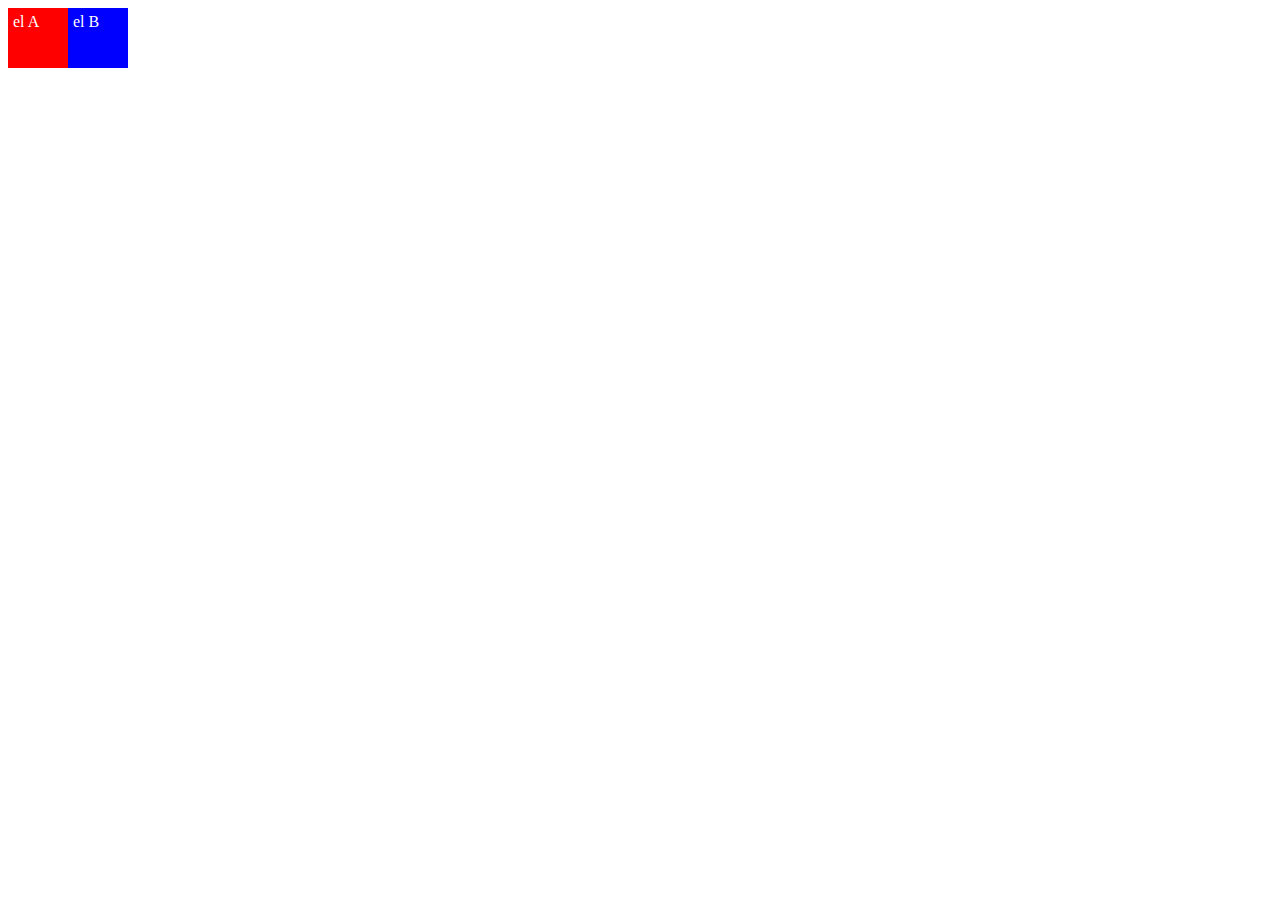
<file: line_height/index.html>
<!DOCTYPE html>
<html lang="en">
<head>
    <meta charset="UTF-8">
    <meta http-equiv="X-UA-Compatible" content="IE=edge">
    <meta name="viewport" content="width=device-width, initial-scale=1.0">
    <title>Document</title>

    <style>

#wrapper{
    display:inline-block;
  }
  #a,#b{
    width:50px;
    height:50px;
    padding:5px;
    color: white;
    cursor:pointer;
    float: left;
  }
  
  #a{
    background-color:red;
  }
  
  #b{
    background-color:blue;
  }
  
  #a:hover + #b{
    background-color:line;
  }
  
  #wrapper:hover  #a{
    background-color:orange;
  }
  
  #a:hover{
    background-color:red !important;
  }
    </style>
</head>
<body>
    <div id="wrapper">
    
        <div id="a"> el A </div>
        <div id="b"> el B</div>
        
      </div>
</body>
</html>
</file>
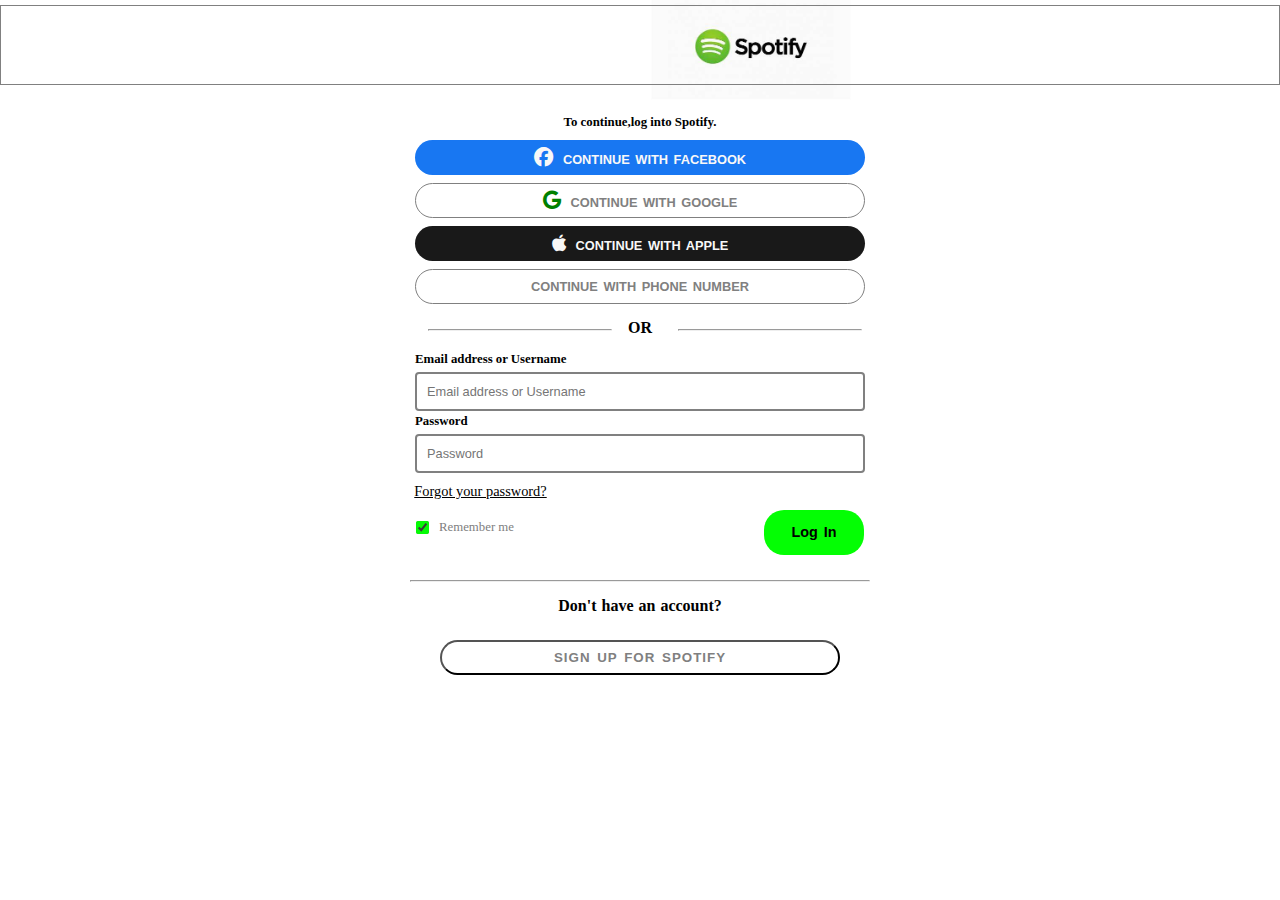
<file: loginspotify.html>
<!DOCTYPE html>
<html lang="en">
<head>
    <meta charset="UTF-8">
    <meta http-equiv="X-UA-Compatible" content="IE=edge">
    <meta name="viewport" content="width=device-width, initial-scale=1.0">
    <title>Login Spotify </title>
    <link rel="stylesheet" href="https://cdnjs.cloudflare.com/ajax/libs/font-awesome/6.3.0/css/all.min.css">
    <style>
        *{
            margin: 0;padding: 0;
            box-sizing: border-box;
        }
        .logo-main{border: 1px solid gray;
           height: 80px;
           margin-top: 5px;
           margin-bottom: 30px;
            width: 100%;
        }
        .logo-main img{
            width: 200px;
            margin-top: -23px;
            
            margin-left: 650px;
            background: transparent;
            
            position: absolute;
            z-index: -1;
        }
.par p{
    text-align: center;
    font-size: 0.8rem;
    font-weight: bolder;
}

.button{
margin: 10px 0;
    justify-content: center;
    display: grid;
    grid-gap: 8px;

    
}
.button button{
    text-align: center;
    border: none;
    padding: 15px;
    font-size: 0.8rem;
    font-weight: bolder;
    color: rgb(248, 248,248);
    border-radius: 25px;
    height: 35px;
    word-spacing: 2px;
    width: 450px;
    background-color: rgb(24, 119, 242 );
    padding: 0 25px 0 25px;
}

.button button span{
    margin-left: 10px;
}
.button button i{
    font-size: 1.2rem;

}
#go{
    color: green;
}
body{
    overflow-x: hidden;
}

 #apple{
    background-color: rgba(0,0,0,0.9);
 }
#phone{
    background-color: transparent;
    color: gray;
    border: 1px solid gray;
}
#google{
    background-color: transparent;
    color: gray;
    
    border: 1px solid gray;
}
.hori{
    width: 100%;
    margin-bottom: 25px;
    font-weight: bold;
    position: relative;
}
.hori p{
    margin-top: 15px;
text-align: center;

}

.hori hr {
    width: 40%;
    position: absolute;
    margin-left: 18px;
    margin-top: 10px;

} #hr{
position: absolute;
width: 100%;
font-weight: bolder;
margin-top: -18px;
margin-left: 250px;
}
.inputfield{
    display: grid;
    margin-top: 12px;
    justify-content: center;
}
.inputfield #email{
    font-size:.8rem;
border: 1px solid grey;
border-radius: 4px;
border-width: 2px;
    padding: 10px 10px;
    width: 450px;
    margin-top: 5px;
    
}
div label{
    font-size: 0.8rem;
    
    
}

#pass{
    display: flex;
    justify-content: center;
    margin-left: -319px;
    margin-top: 10px;
    font-weight: lighter;
    font-size: 0.9rem;
    }
    #pass a{
        color: black;
    }
    .chek{

        display: flex;
        justify-content: center;
    }
#box{
    margin-right: 10px;
    
    accent-color: rgb(5, 251, 5);
}
.chek span{
    margin-right:250px ;
    font-size: 0.8rem;
    color: gray;
    font-weight: 500px;
    font-weight: lighter;
margin-top: 20px;
}
.mainsection{

    width: 460px;
    
    margin: 10px auto;
    box-sizing: border-box; 
}


#logb{
    font-size: 0.9rem;
    border-radius: 20px;
    width: 100px;
    padding: 10px;
    line-height:25px;
    word-spacing: 2px;
    margin-top: 10px;
    font-weight: bold;
    border: none;

    background-color: rgb(4, 254, 4);
}
.hr5{
    width: calc(100%-500px);

    color: #eeacac1b;
    font-weight: bold;
    margin-bottom: 15px;

    
}
  .account{
    display: grid;
    justify-content: center;
  } 
  .account span{
    font-weight: bold;

    text-align: center;
    word-spacing: 1px;
    font-size: 1rem;
    color: rgb(0, 0, 0);

  } 
  .account button{
    width: 400px;
    height: 35px;
    
    text-align: center;
    border-radius: 30px;
    background: transparent;
    font-weight: bold;
    color: gray;
    word-spacing: 2px;
    letter-spacing: 1px;
    margin-top: 25px;
  }
  .date{
    width: 45%;
  }

    </style>
</head>
<body>
<div class="con-main">


    <div class="logo-main">
        <img src="/th.jpeg" alt="">
    </div>
    <div class="mainsection">
    <div class="par"><p>To continue,log into Spotify.</p></div>

    <div class="button">
<a href="#"><button type="button"><i class="fa-brands fa-facebook"></i><span>CONTINUE WITH FACEBOOK</span></button></a>
<a href="#"><button id="google"><i id="go" class="fa-brands fa-google"></i><span >CONTINUE WITH GOOGLE</span></button></a>
<a href=""><button id="apple" type="button"><i class="fa-brands fa-apple"></i><span>CONTINUE WITH APPLE</span></button></a>
<button id="phone" type="button">CONTINUE WITH PHONE NUMBER</button>
    </div>
    <div class="hori"><hr>
        <p>OR</p> 
        <div id="hr">
            <hr>
        </div>

        <div class="inputfield">
            <div><label for="">Email address or Username</label></div>
            <input type="email" name="" id="email" placeholder="Email address or Username">

            <div><label for="">Password</label></div>
            <input type="Password" name="" id="email" placeholder="Password">

        </div>
    <div id="pass"><a href="#">Forgot your password?</a></div>

    <div class="chek"><input type="checkbox" checked name="" id="box"><span>Remember me</span>
    <button id="logb" type="button">Log In</button></div>


</div> 

<div class="hr5"><hr></div>


<div class="account">
    <span>Don't have an account?</span>
    <button type="button">SIGN UP FOR SPOTIFY</button>
</div>
</div>

</body>
</html>
</file>
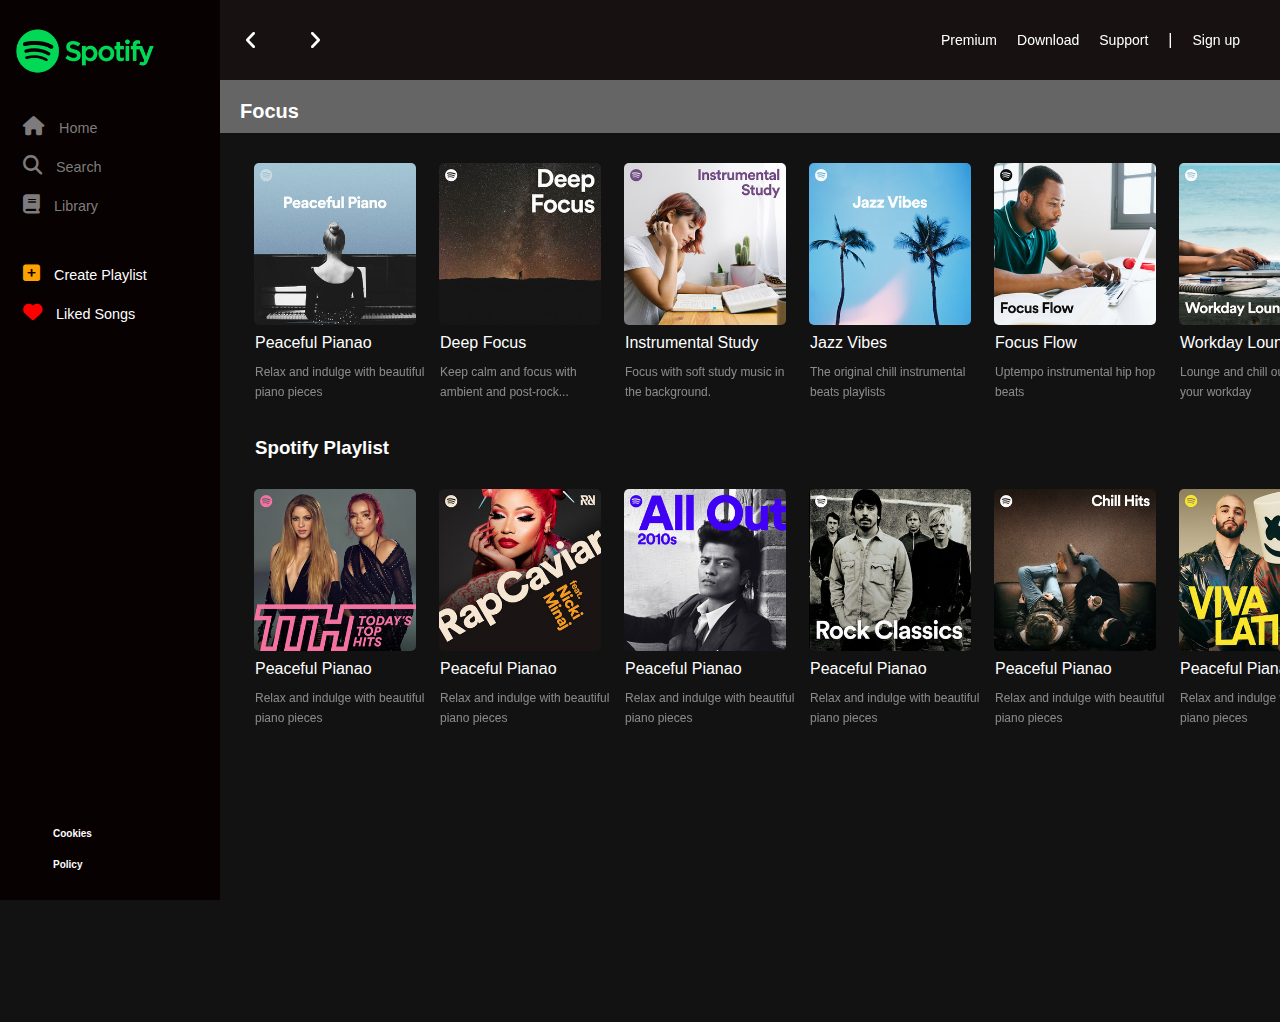
<file: spotify.html>
<!DOCTYPE html>
<html lang="en">

<head>
    <meta charset="UTF-8">
    <link rel="icon" href="icon.jpeg">
    <link rel="preconnect" href="https://fonts.googleapis.com">
<link rel="preconnect" href="https://fonts.gstatic.com" crossorigin>
<link href="https://fonts.googleapis.com/css2?family=Sofia+Sans+Extra+Condensed:wght@200&display=swap" rel="stylesheet">
    <meta http-equiv="X-UA-Compatible" content="IE=edge">
    <meta name="viewport" content="width=device-width, initial-scale=1.0">
    <title>Spotify clone</title>
    <link rel="stylesheet" href="https://cdnjs.cloudflare.com/ajax/libs/font-awesome/6.3.0/css/all.min.css">
    <link rel="stylesheet" href="sotify.css">
</head>

<body>

    
    <!-- Sidebar -->
    <div class="sidebar">
        <div class="logo">
        <a href="#"><img src="/Spotify-Logo.png" alt="" width="170px">
        </a>    
        </div>

        
        <div class="navbar">
            
                <ul>
                    <li>
                        <a href="#"><span class="fa fas fa-home"></span>
                        <span class="icon">Home</span>
                    </a>
                    </li>
                </ul>
            

                <ul>
                    <li>
                        <a href="#"><span class="fa fas fa-search"></span>
                        <span class="icon">Search</span>
                    </a>
                    </li>
                </ul>
            

                <ul>
                    <li>
                        <a href="#"><span class="fa fas fa-book"></span>
                        <span class="icon">Library</span>
                    </a>
                    </li>
                </ul>
            
        
        </div>

        <div class="playlist">
            <ul>
                <li>
                    <a href="#"><span class="fa fas fa-square-plus"></span>
                    <span>Create Playlist</span>
                </a>
                </li>
            </ul>
        

            <ul>
                <li>
                    <a href="#"><span class="fa fas fa-heart"></span>
                    <span>Liked Songs</span>
                </a>
                </li>
            </ul>
        
        </div>

<!-- siderbar down -->
<div class="cookies">

    <a href="#">
    <ul>
        <li>
            <span >Cookies</span>
        </li>
    </ul>
    <ul>
        <li>
            <span >Policy</span>
        </li>
    </ul>
</a>
</div>


    </div>
<!-- topbar -->
<div class="main-premium">

    <div class="premium">
        <i class="fa-solid fa-angle-left"></i>
        <i class="fa-solid fa-angle-right"></i>
<div class="download-p"><a href="">Premium</a></div>

<div class="download"><a href="">Download</a></div>

<div class="download"><a href="">Support</a></div>



<div id="divider"><li >|</li></div>


<div class="download"><a href="">Sign up</a> </div>

<a href="loginspotify.html"><button><div class="download-log">Log in</div></button></a>
    </div>

<!-- Main content -->
<div class="focus-main">
<div class="focus"><h3 id="f">Focus</h3>
<p id="show">Show All</p></div>


</div>
<div class="contgrid">
<div class="gallery">
    
      <img src="/piano.jpeg" alt>
    
    <div class="desc"><h4>Peaceful Pianao</h4>
    <p>Relax and indulge with 
        beautiful piano pieces</p>
    </div>

    <div class="circle">
<div class="playbutton">
    
</div>

  </div>
</div>


<div class="gallery">
    
    <img src="/deep focus.jpeg" alt>
  
  <div class="desc"><h4>Deep Focus</h4>
  <p>Keep calm and focus with
    ambient and post-rock...
   </p>
  </div>

  <div class="circle">
<div class="playbutton">
  
</div>

</div>
</div>

<div class="gallery">
    
    <img src="/study.jpeg" alt>
  
  <div class="desc"><h4>Instrumental Study</h4>
  <p>Focus with soft study music 
in the background.</p>
  </div>

  <div class="circle">
<div class="playbutton">
  
</div>

</div>
</div>

<div class="gallery">
    
    <img src="/vibes.jpeg" alt>
  
  <div class="desc"><h4>Jazz Vibes</h4>
  <p>The original chill 
      instrumental beats playlists</p>
  </div>

  <div class="circle">
<div class="playbutton">
  
</div>

</div>
</div>
<div class="gallery">
    
    <img src="/flow.jpeg" alt>
  
  <div class="desc"><h4>Focus Flow</h4>
  <p>Uptempo instrumental hip 
      hop beats</p>
  </div>

  <div class="circle">
<div class="playbutton">
  
</div>

</div>
</div>

<div class="gallery">
    
      <img src="/lounge.jpeg" alt>
    
    <div class="desc"><h4>Workday Lounge</h4>
    <p>Lounge and chill out music 
        for your workday</p>
    </div>

    <div class="circle">
<div class="playbutton">
    
</div>

  </div>
</div>
 


</div>

<div class="play"><a href=""><h3>Spotify Playlist</h3></a></div>

<div class="contgrid-2">

    <div class="gallery">
    
        <img src="/tth.jpeg" alt>
      
      <div class="desc"><h4>Peaceful Pianao</h4>
      <p>Relax and indulge with 
          beautiful piano pieces</p>
      </div>
    
      <div class="circle">
    <div class="playbutton">
      
    </div>
    
    </div>
    </div>

    <div class="gallery">
    
        <img src="/feat.jpeg" alt>
      
      <div class="desc"><h4>Peaceful Pianao</h4>
      <p>Relax and indulge with 
          beautiful piano pieces</p>
      </div>
    
      <div class="circle">
    <div class="playbutton">
      
    </div>
    
    </div>
    </div>

    <div class="gallery">
    
        <img src="/all out.jpeg" alt>
      
      <div class="desc"><h4>Peaceful Pianao</h4>
      <p>Relax and indulge with 
          beautiful piano pieces</p>
      </div>
    
      <div class="circle">
    <div class="playbutton">
      
    </div>
    
    </div>
    </div>
    <div class="gallery">
    
        <img src="/rock.jpeg" alt>
      
      <div class="desc"><h4>Peaceful Pianao</h4>
      <p>Relax and indulge with 
          beautiful piano pieces</p>
      </div>
    
      <div class="circle">
    <div class="playbutton">
      
    </div>
    
    </div>
    </div>

    <div class="gallery">
    
        <img src="/chill hits.jpeg" alt>
      
      <div class="desc"><h4>Peaceful Pianao</h4>
      <p>Relax and indulge with 
          beautiful piano pieces</p>
      </div>
    
      <div class="circle">
    <div class="playbutton">
      
    </div>
    
    </div>
    </div>

    <div class="gallery">
    
        <img src="/latino.jpeg" alt>
      
      <div class="desc"><h4>Peaceful Pianao</h4>
      <p>Relax and indulge with 
          beautiful piano pieces</p>
      </div>
    
      <div class="circle">
    <div class="playbutton">
      
    </div>
    
    </div>
    </div>

</div>


<!-- footer
<div class="footer">
<p>Sign up in Spotify to Enjoy music without intruption</p>
<button type="button">Sign up</button>
</div> -->

</div>

</body>

</html>
</file>
<file: sotify.css>
*{
    box-sizing: border-box;
    padding: 0;margin: 0;
    color: white;
    font-family: Verdana, Geneva, Tahoma, sans-serif;
}
body{
    background-color: #121212;
    overflow-x: hidden;
}
.sidebar{
    position: fixed;
    /* border: 2px solid red; */
    background-color: #080101;
    width: 220px;
    left: 0;
    top: 0;
    bottom: 0;
    font-weight:normal;
    font-size: 1.1rem;

}
.logo img{
    padding: 12px 16px;

}
.navbar ul  li  {
    
    padding: 10px 23px;
    list-style: none;
    font-size: 0.9rem;
    text-decoration: none;

    
    
    
    
}

.navbar ul  li a{
  text-decoration: none;

}

.navbar ul  li a span{
    
    color: #b3b3b3b3;


}
 .fa-home:hover + .icon{
  color: green;
}
.fa-home:hover{
  background-color: red;
}
 .icon:hover{
  
  color:red;
}

.fas:hover{
  color:rgb(5, 250, 82);
}
 .fa {
    font-size: 1.2rem;
    margin-right: 10px;
    color: rgb(255, 162, 0);
}

.playlist {
    margin-top: 30px;
}
.fa-heart{
    color: red;
}
.playlist ul li {
    
    padding: 10px 23px;
    list-style: none ;
    font-size: 0.9rem;
}
.playlist ul li a{
    text-decoration: none;
    text-align: center;
}
.cookies {
    position: absolute;
    
    bottom: 20px;
}
.cookies a {
    color: #ffff;
    text-decoration: none;
    font-size: 10px;
    font-weight: bold;

    

}
.cookies a ul li{
    padding: 10px 23px;
    margin-left: 30px;
    list-style: none;
}

.main-premium{
  
    margin-left: 215px;
    
}


.premium button{
border: none;
    background: transparent;

}
.premium{
    background-color: #090202d9;
    display: flex;
    
    flex-direction: row;
    position: fixed;
    height: 80px;
    align-items: center;
    width: 100%;
}
.fa-solid{
    color:white;
    cursor: not-allowed;
    font-size: 21px;
    padding: 10px 20px;
    border-radius: 50%;
align-items: center;
    margin: 0px 0  0 10px;
   }
   .download-p a{
 text-decoration: none;
    margin-left: 600px;
    font-size: 14px;
   }
   
#divider {
  margin-left: 20px;
    list-style: none;
    
   }

   
   .download a{
    margin:0 0 0 20px;
    font-size: 14px;
    text-decoration: none;
   }
     button .download-log { 
    background-color: white;
    color: black;
    text-align: center;
    margin-left: 50px;
    padding: 12px 0;
    width: 120px;
    border-radius: 59px;
    font-size: 1rem;
    font-weight: bold;
} 

 .focus-main{
    display: flex;
    background-color: rgba(128, 128, 128, 0.762);
    

}

.focus-main .focus {
    display: flex;
    gap: 1134px;
    margin-top: 100px;
    margin-left: 25px;
} 
#f {
    font-size: 20px;
    display: inline-block;
    /* margin-bottom: 15px; */
    text-align: center;
    padding-bottom: 10px;
}
 /* .show p{
margin-left: 1000px;
} 
  */
  #play {
    position: absolute;
    margin-top: -30px;
    

  }
div.gallery {
    margin: 25px 0 0 0;
    cursor: pointer;
    /* border: 2px solid #c1abab; */
    width: 180px;
    
    border-radius: 5px;
    
  }
  div.gallery:hover {
    
    background-color: rgba(49, 46, 46, 0.66) ;
    
  }
  
  div.gallery img {
    width: 90%;
    border-radius: 5px;
    align-items: center;
    margin-left: 9px;
    margin-top: 5px;
    height: auto;}

    div.desc {
        padding: 5px 0 2px 10px;
        font-size: 16px;
        
      }
      div.desc h4{
font-weight: 300;
      }
      div.desc p{
padding-top: 5px;
margin-top: 5px;
padding-bottom: 8px;
line-height: 20px;
font-size: 12px;
opacity: 0.5;

      }
      .focus-main #show{
        font-size: 13px;

      }
      .playbutton{
        position: absolute;
        
        margin: 11px ;
        margin-left: 16px;
        width: 0;
        height: 0;
        border-left: 15px solid rgb(7, 1, 1);
        border-top: 10px solid transparent;
        border-bottom: 10px solid transparent;
      }
      .circle{
        display: none;
        width: 40px;
position: absolute;
margin: 100px;
margin-left: 125px;
            height: 40px;
           margin-top: -128px;
            border-radius: 100%;
            background-color: red;
      }
      div.gallery:hover .circle{
        
        display: block;
  
      }
      .contgrid{
        
        display: grid;
        width: 100%;
        margin-left: 30px;
         grid-gap: 5px; 
         /* background-color: white; */
 padding-right: 30px;
       
        grid-template-rows:1fr   ;
        grid-template-columns:  auto auto auto auto auto auto ;

      }
      .play a h3{
        margin-top: 25px;
        margin-left: 40px;
        
        
      }
      a{
        text-decoration: none;
      }

      .contgrid-2{
        
        display: grid;
        width: 100%;
        margin-left: 30px;
         grid-gap: 5px; 
         
 padding-right: 30px;
       
        grid-template-rows:1fr 1fr  ;
        grid-template-columns:  auto auto auto auto auto auto ;

      }
      .footer{
        display: flex;
        width: 100%;
        background-color: #5e5e;
        height: 70px;
        z-index: 1;
        justify-content: space-between;
      }
      .footer button{
        border-radius: 20px;
color: black;
width: 150px;
height: 50px;
margin-top: 10px;
margin-right: 25px;
font-size: 1rem;
border: none;
background-color: aqua;

      }
</file>
